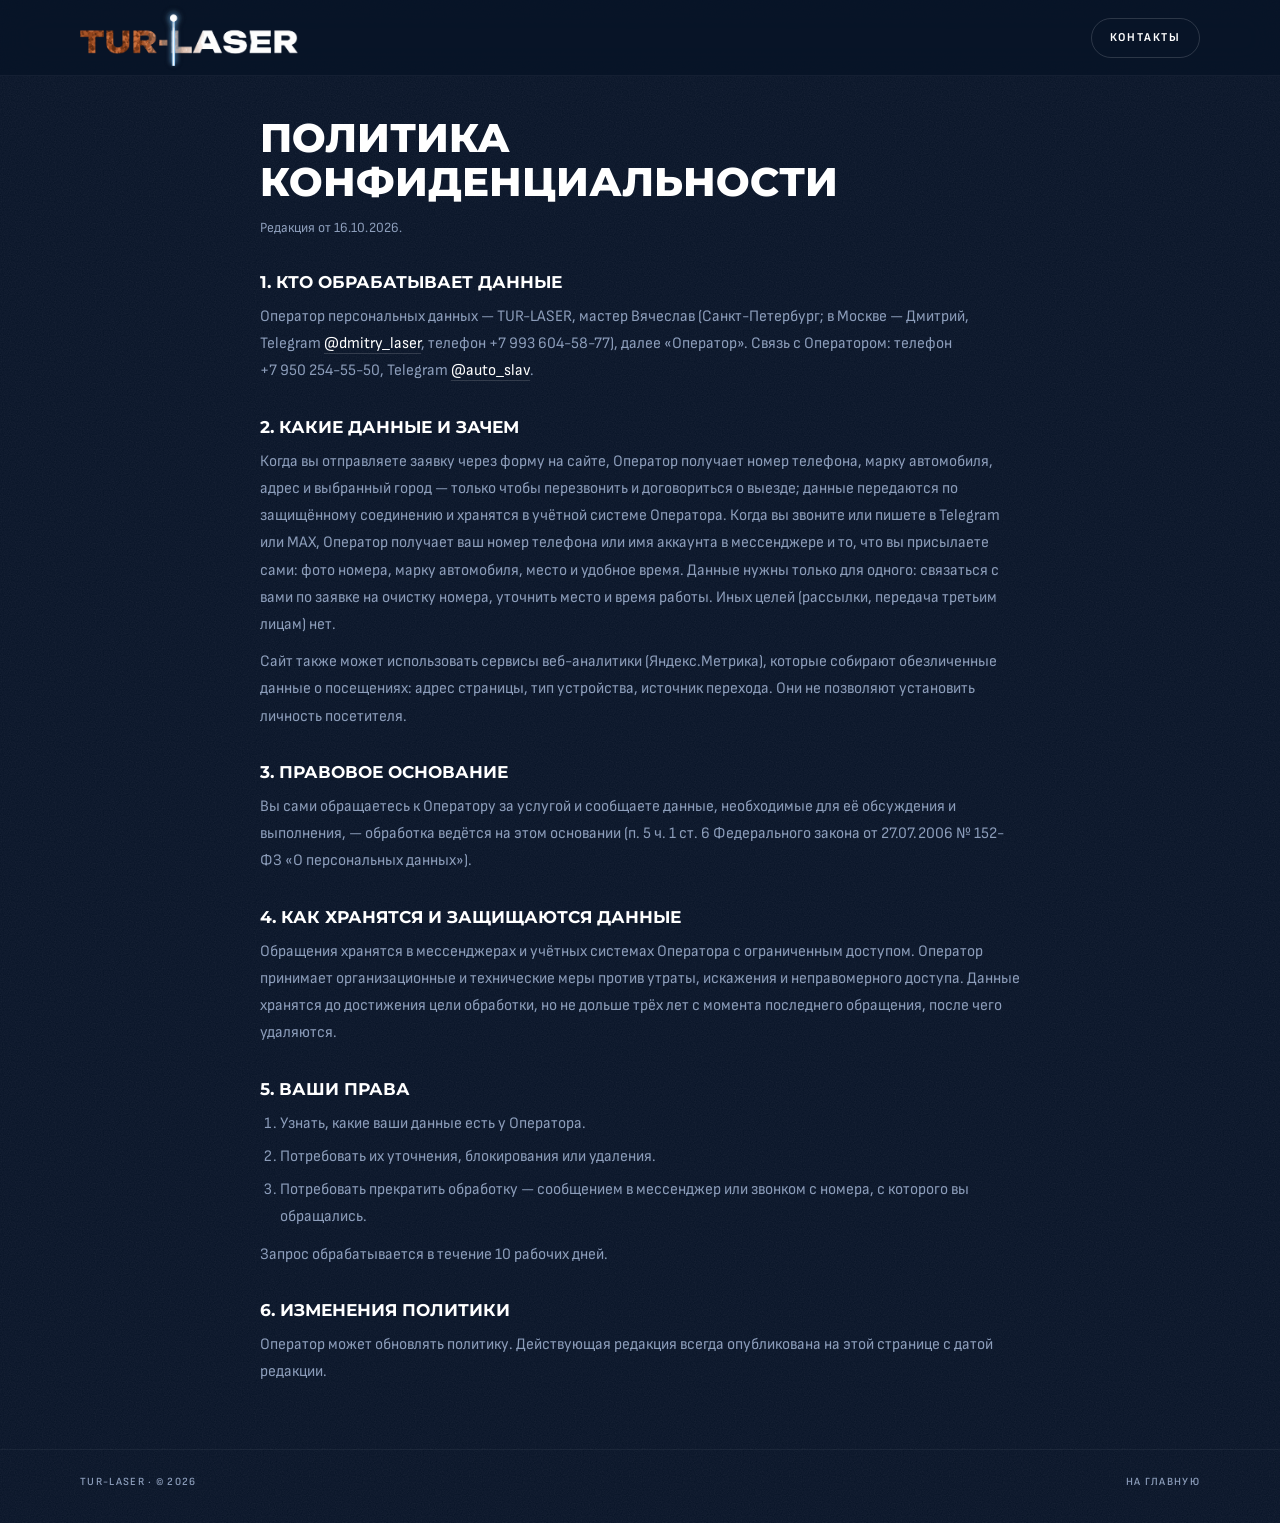
<file: policy/index.html>
<!DOCTYPE html>
<html lang="ru">
<head>
    <meta charset="utf-8">
    <meta name="viewport" content="width=device-width, initial-scale=1, viewport-fit=cover">
    <title>Политика конфиденциальности — TUR-LASER</title>
    <meta name="description" content="Политика обработки персональных данных на сайте TUR-LASER.">
    <meta name="robots" content="noindex">
    <meta name="theme-color" content="#061226">
    <link rel="icon" href="data:image/svg+xml,%3Csvg xmlns='http://www.w3.org/2000/svg' viewBox='0 0 32 32'%3E%3Crect width='32' height='32' rx='7' fill='%23061226'/%3E%3Crect x='6' y='14.5' width='14' height='3' rx='1.5' fill='%2377CFF8'/%3E%3Ccircle cx='24' cy='16' r='3' fill='%23fff'/%3E%3C/svg%3E">
    <link rel="stylesheet" href="../style.css?v=7">
</head>
<body>
<header class="hdr"><div class="wrap">
    <a class="logo" href="../"><img src="../img/logo.png" width="2051" height="622" alt="TUR-LASER"></a>
    <a class="btn btn--o hdr__msg" href="../#kontakty">Контакты</a>
</div></header>
<main class="wrap doc">
    <h1>Политика конфиденциальности</h1>
    <p class="muted">Редакция от 16.10.2026.</p>

    <h2>1. Кто обрабатывает данные</h2>
    <p>Оператор персональных данных — TUR-LASER, мастер Вячеслав (Санкт-Петербург; в Москве — Дмитрий, Telegram <a href="https://t.me/dmitry_laser">@dmitry_laser</a>, телефон <span class="nw">+7 993 604-58-77</span>), далее «Оператор». Связь с Оператором: телефон <span class="nw">+7 950 254-55-50</span>, Telegram <a href="https://t.me/auto_slav" target="_blank" rel="noopener">@auto_slav</a>.</p>

    <h2>2. Какие данные и зачем</h2>
    <p>Когда вы отправляете заявку через форму на сайте, Оператор получает номер телефона, марку автомобиля, адрес и выбранный город — только чтобы перезвонить и договориться о выезде; данные передаются по защищённому соединению и хранятся в учётной системе Оператора. Когда вы звоните или пишете в Telegram или MAX, Оператор получает ваш номер телефона или имя аккаунта в мессенджере и то, что вы присылаете сами: фото номера, марку автомобиля, место и удобное время. Данные нужны только для одного: связаться с вами по заявке на очистку номера, уточнить место и время работы. Иных целей (рассылки, передача третьим лицам) нет.</p>
    <p>Сайт также может использовать сервисы веб-аналитики (Яндекс.Метрика), которые собирают обезличенные данные о посещениях: адрес страницы, тип устройства, источник перехода. Они не позволяют установить личность посетителя.</p>

    <h2>3. Правовое основание</h2>
    <p>Вы сами обращаетесь к Оператору за услугой и сообщаете данные, необходимые для её обсуждения и выполнения, — обработка ведётся на этом основании (п. 5 ч. 1 ст. 6 Федерального закона от 27.07.2006 № 152-ФЗ «О персональных данных»).</p>

    <h2>4. Как хранятся и защищаются данные</h2>
    <p>Обращения хранятся в мессенджерах и учётных системах Оператора с ограниченным доступом. Оператор принимает организационные и технические меры против утраты, искажения и неправомерного доступа. Данные хранятся до достижения цели обработки, но не дольше трёх лет с момента последнего обращения, после чего удаляются.</p>

    <h2>5. Ваши права</h2>
    <ol>
        <li>Узнать, какие ваши данные есть у Оператора.</li>
        <li>Потребовать их уточнения, блокирования или удаления.</li>
        <li>Потребовать прекратить обработку — сообщением в мессенджер или звонком с номера, с которого вы обращались.</li>
    </ol>
    <p>Запрос обрабатывается в течение 10 рабочих дней.</p>

    <h2>6. Изменения политики</h2>
    <p>Оператор может обновлять политику. Действующая редакция всегда опубликована на этой странице с датой редакции.</p>
</main>
<footer class="ftr ftr--doc"><div class="wrap">
    <div class="ftr__bot"><span>TUR-LASER · © 2026</span><span><a href="../">На главную</a></span></div>
</div></footer>
</body>
</html>
</file>
<file: style.css>
/* TUR-LASER — стили. Цвета, шрифты и отступы заданы переменными в :root. Телефон первичен, ПК с 900px. */
@font-face{font-family:"Montserrat";font-style:normal;font-weight:100 900;font-display:swap;src:url(fonts/montserrat-cyrillic-wght-normal.woff2) format("woff2");unicode-range:U+0301,U+0400-045F,U+0490-0491,U+04B0-04B1,U+2116}
@font-face{font-family:"Montserrat";font-style:normal;font-weight:100 900;font-display:swap;src:url(fonts/montserrat-latin-wght-normal.woff2) format("woff2");unicode-range:U+0000-00FF,U+0131,U+0152-0153,U+02BB-02BC,U+02C6,U+02DA,U+02DC,U+0304,U+0308,U+0329,U+2000-206F,U+20AC,U+2122,U+2191,U+2193,U+2212,U+2215,U+FEFF,U+FFFD}
@font-face{font-family:"Montserrat";font-style:normal;font-weight:100 900;font-display:swap;src:url(fonts/montserrat-latin-ext-wght-normal.woff2) format("woff2");unicode-range:U+0100-02AF,U+0304,U+0308,U+0329,U+1E00-1E9F,U+1EF2-1EFF,U+2020,U+20A0-20AB,U+20AD-20CF,U+2113,U+2C60-2C7F,U+A720-A7FF}
@font-face{font-family:"Sofia Sans SC";font-style:normal;font-weight:100 900;font-display:swap;src:url(fonts/sofia-sans-semi-condensed-cyrillic-wght-normal.woff2) format("woff2");unicode-range:U+0301,U+0400-045F,U+0490-0491,U+04B0-04B1,U+2116}
@font-face{font-family:"Sofia Sans SC";font-style:normal;font-weight:100 900;font-display:swap;src:url(fonts/sofia-sans-semi-condensed-latin-wght-normal.woff2) format("woff2");unicode-range:U+0000-00FF,U+0131,U+0152-0153,U+02BB-02BC,U+02C6,U+02DA,U+02DC,U+0304,U+0308,U+0329,U+2000-206F,U+20AC,U+2122,U+2191,U+2193,U+2212,U+2215,U+FEFF,U+FFFD}
@font-face{font-family:"Sofia Sans SC";font-style:italic;font-weight:100 900;font-display:swap;src:url(fonts/sofia-sans-semi-condensed-cyrillic-wght-italic.woff2) format("woff2");unicode-range:U+0301,U+0400-045F,U+0490-0491,U+04B0-04B1,U+2116}
@font-face{font-family:"Sofia Sans SC";font-style:italic;font-weight:100 900;font-display:swap;src:url(fonts/sofia-sans-semi-condensed-latin-wght-italic.woff2) format("woff2");unicode-range:U+0000-00FF,U+0131,U+0152-0153,U+02BB-02BC,U+02C6,U+02DA,U+02DC,U+0304,U+0308,U+0329,U+2000-206F,U+20AC,U+2122,U+2191,U+2193,U+2212,U+2215,U+FEFF,U+FFFD}

:root{
  --bg:#061226; --bg-2:#0A1C36; --text:#FFFFFF; --muted:#8C9DBA; --accent:#77CFF8; --zenit:#0097DB;
  --a05:rgba(119,207,248,.05); --a15:rgba(119,207,248,.15); --a25:rgba(119,207,248,.25); --a50:rgba(119,207,248,.5);
  --w015:rgba(255,255,255,.015); --w02:rgba(255,255,255,.02); --w03:rgba(255,255,255,.03);
  --l05:rgba(255,255,255,.05); --l06:rgba(255,255,255,.06); --l08:rgba(255,255,255,.08); --l10:rgba(255,255,255,.10);
  --l12:rgba(255,255,255,.12); --l15:rgba(255,255,255,.15); --l22:rgba(255,255,255,.22);
  --glass:rgba(6,18,38,.72); --soft:rgba(255,255,255,.72);
  --head:"Montserrat",Arial,sans-serif;
  --body:"Sofia Sans SC",system-ui,sans-serif;
  --num:"Montserrat","Sofia Sans SC",sans-serif;
  --ease:cubic-bezier(.16,1,.3,1);
  --gut:max(20px,env(safe-area-inset-left),env(safe-area-inset-right)); --sec:40px; --hdr:56px;
}
*,*::before,*::after{box-sizing:border-box;margin:0;padding:0}
html{background:var(--bg);overflow-x:clip;scroll-padding-top:var(--hdr);-webkit-text-size-adjust:100%}
@media (min-height:6000px){html{background:#fff}} /* только для render.sh: окно 12000px */
body{background:var(--bg) url("data:image/svg+xml,%3Csvg xmlns='http://www.w3.org/2000/svg' width='160' height='160'%3E%3Cfilter id='n'%3E%3CfeTurbulence type='fractalNoise' baseFrequency='.85' numOctaves='2' stitchTiles='stitch'/%3E%3CfeColorMatrix values='0 0 0 0 1 0 0 0 0 1 0 0 0 0 1 0 0 0 .07 0'/%3E%3C/filter%3E%3Crect width='100%25' height='100%25' filter='url(%23n)'/%3E%3C/svg%3E");color:var(--text);font:400 16px/1.6 var(--body);overflow-x:clip;-webkit-font-smoothing:antialiased;-moz-osx-font-smoothing:grayscale;font-synthesis-weight:none}
::selection{background:rgba(119,207,248,.28);color:#fff}
:focus-visible{outline:2px solid var(--accent);outline-offset:3px;border-radius:4px}
a{color:inherit;text-decoration:none}
.skip{position:absolute;left:12px;top:-60px;z-index:50;padding:10px 16px;border-radius:100px;background:#fff;color:var(--bg);font:700 13px/1 var(--body);letter-spacing:.13em;text-transform:uppercase}
.skip:focus{top:12px}
img,video,canvas{display:block;max-width:100%}
button{font:inherit;color:inherit;background:none;border:0;cursor:pointer}
.wrap{width:min(1120px,100% - 2*var(--gut));margin-inline:auto}

/* --- общие элементы --- */
.kicker{display:inline-block;font:600 11.5px/1 var(--body);letter-spacing:.22em;text-transform:uppercase;color:var(--accent);
  padding:9px 16px;border:1px solid var(--a15);border-radius:50px;background:var(--a05);margin-bottom:16px}
.kicker b{font:inherit;letter-spacing:inherit} /* номер тем же шрифтом, что и слово */
.h2{font:800 28px/1.12 var(--head);text-transform:uppercase;letter-spacing:0;overflow-wrap:break-word}
.tag{font-style:italic;color:var(--muted);font-size:17px;line-height:1.5;margin-top:12px;max-width:620px}
.cap{font:600 11.5px/1.3 var(--body);letter-spacing:.16em;text-transform:uppercase;color:var(--muted)}
.btn{display:inline-flex;align-items:center;justify-content:center;gap:10px;height:48px;padding:0 22px;border-radius:100px;
  font:700 13px/1 var(--body);letter-spacing:.13em;text-transform:uppercase;white-space:nowrap;transition:transform .3s var(--ease),box-shadow .3s var(--ease),border-color .3s}
.btn--w{background:#fff;color:var(--bg)}
.btn--o{border:1px solid var(--l15);color:#fff}
.btn--tel{flex:1 1 100%;font:800 16px/1 var(--num);letter-spacing:.02em;text-transform:none;font-variant-numeric:tabular-nums}
.ibtn{display:inline-flex;align-items:center;justify-content:center;flex:1 1 0;height:48px;min-width:48px;border-radius:100px;border:1px solid var(--l15);color:#fff;transition:border-color .3s,color .3s,transform .3s var(--ease)}
.ibtn svg{display:block;width:22px;height:22px;fill:currentColor}
.ibtn--s{flex:0 0 auto;width:40px;height:40px;min-width:0}
.ibtn--s svg{width:18px;height:18px}
.arw{display:inline-block;flex:none;vertical-align:middle;transition:translate .3s var(--ease)}
.arw--l{transform:scaleX(-1)}
.nw{white-space:nowrap}
.sec{padding-block:var(--sec);border-top:1px solid var(--l06);position:relative;scroll-margin-top:var(--hdr)}
.media{position:relative;border-radius:18px;overflow:hidden;background:var(--bg-2);box-shadow:0 0 0 1px var(--l08),0 24px 60px rgba(0,0,0,.45)}
.media::after{content:"";position:absolute;inset:0;border-radius:inherit;box-shadow:inset 0 0 60px rgba(6,18,38,.55);pointer-events:none}
.chip{position:absolute;left:12px;bottom:12px;z-index:2;font:600 11px/1 var(--body);letter-spacing:.16em;text-transform:uppercase;color:#fff;
  padding:8px 12px;border-radius:100px;background:rgba(6,18,38,.62);-webkit-backdrop-filter:blur(10px);backdrop-filter:blur(10px);border:1px solid var(--l12)}
.chip b{font:700 11px/1 var(--num);letter-spacing:.08em;color:var(--accent)}

/* --- шапка --- */
.hdr{position:absolute;top:0;left:0;right:0;z-index:20;height:var(--hdr);border-bottom:1px solid var(--l05)}
.hdr .wrap{height:100%;display:flex;align-items:center;gap:12px}
.logo{font:800 15px/1 var(--head);letter-spacing:.14em;text-transform:uppercase;white-space:nowrap;margin-right:auto}
.logo img{display:block;height:56px;width:auto} /* картинка с лучом: буквы занимают ~36% высоты */
.ftr .logo img{height:46px;margin-inline:auto}
.hdr .logo{padding-block:15px}
.hdr__meta{display:none}
.hdr__tel{font:600 14px/1 var(--num);letter-spacing:0;white-space:nowrap;padding-block:16px}
.hdr__tel small{font:500 13px/1 var(--body);letter-spacing:0;color:var(--muted);margin-right:6px}
.hdr__tel--msk{display:none}
.hdr__msg{display:none}

/* --- первый экран --- */
.hero{padding:calc(var(--hdr) + 8px) 0 36px;position:relative;overflow:hidden} /* свечение за canvas не даёт прокрутки вбок и там, где нет overflow-x:clip */
.hero__grid{display:flex;flex-direction:column}
.hero__text{position:relative;z-index:1}
.hero__art{order:-1;position:relative;z-index:0;margin-bottom:32px}
.hero__art::before{content:"";position:absolute;inset:-12%;z-index:-1;background:radial-gradient(circle at 60% 45%,rgba(0,151,219,.22),transparent 62%);filter:blur(12px);pointer-events:none}
.vinlab{position:relative;aspect-ratio:16/9;border-radius:18px;background:linear-gradient(rgba(30,22,16,.25),rgba(30,22,16,.25)),url(img/vinlab-rust.jpg) 50% 50%/cover no-repeat var(--bg-2);box-shadow:0 0 0 1px var(--l08),0 30px 80px rgba(0,0,0,.55);touch-action:pan-y;-webkit-user-select:none;user-select:none}
.vinlab canvas{position:absolute;inset:0;width:100%;height:100%;border-radius:18px;opacity:0;pointer-events:none;transition:opacity .6s var(--ease)}
.vinlab--ready canvas{opacity:1;pointer-events:auto}
.vinlab__meter{left:12px;bottom:12px}
.vinlab__hint,.vinlab__done{position:absolute;left:0;top:calc(100% + 12px);transition:opacity .3s}
.vinlab__hint{display:none;align-items:center;gap:10px;font:500 14px/1.3 var(--body);color:var(--soft)}
.vinlab__hint::before{content:"";width:18px;height:1px;background:var(--a50)}
.vinlab__hint--hidden{opacity:0}
.vinlab__done{display:flex;gap:12px;align-items:baseline;opacity:0;visibility:hidden;right:72px}
.vinlab__done b{font:600 11.5px/1.3 var(--body);letter-spacing:.16em;text-transform:uppercase;color:var(--accent)}
.vinlab__done a{font:700 11.5px/1.3 var(--body);letter-spacing:.14em;text-transform:uppercase;color:#fff;display:inline-flex;gap:8px;align-items:center;padding-block:14px;margin-block:-14px}
.vinlab__done--show{opacity:1;visibility:visible}
.vinlab__reset{position:absolute;right:0;top:calc(100% + 8px);font:600 11.5px/1 var(--body);letter-spacing:.16em;text-transform:uppercase;color:var(--muted);padding:18px 0;margin-top:-14px}
.vinlab__reset[hidden]{display:none}
@media (min-width:900px) and (pointer:fine){.vinlab__hint{display:flex}} /* подсказка про мышку — только на ПК с мышкой */
@media (max-width:899px),(pointer:coarse){.vinlab__done{right:0}.vinlab__reset{display:none}}
.crumb{font:600 11.5px/1.5 var(--body);letter-spacing:.2em;text-transform:uppercase;color:var(--muted);margin-bottom:12px}
.crumb b{color:var(--accent);font-weight:600}
h1{font:800 32px/1.06 var(--head);font-size:min(32px,calc((100vw - 2*var(--gut)) / 11.8));text-transform:uppercase;letter-spacing:0;overflow-wrap:break-word} /* кегль от ширины: строка «Очистим лазером» (11.35 em) должна влезть целиком */
h1 .d{display:none} /* перенос и тире — только на ПК, где заголовок в пять строк */
h1 em{text-transform:none;font-style:normal;font-weight:800;color:var(--accent);letter-spacing:0;font-size:.8em} /* «без следов и экспертизы» (14.1 em строчными) в одну строку: 11.8/14.1 ≈ .84, с запасом .8 */
.lead{color:var(--muted);font-size:16px;line-height:1.6;margin-top:14px;max-width:470px}
.cta{display:flex;gap:10px;flex-wrap:wrap;margin-top:18px}
.cta--goroda .btn--tel{flex:1 1 calc(50% - 5px);display:inline-flex;flex-direction:column;gap:4px;height:auto;padding:12px 10px;background:var(--w03);border:1px solid var(--l15);color:#fff}
.cta--goroda .btn--tel small{color:var(--accent);opacity:1}
.cta--goroda .btn--tel:hover{border-color:var(--accent);background:var(--a05)}
.btn--tel small{font:600 10px/1 var(--body);letter-spacing:.16em;text-transform:uppercase;opacity:.7}
.cta__soc{display:flex;gap:10px;flex:1 1 100%;justify-content:center}
.cta--soc .ibtn{flex:0 0 auto;width:52px;height:52px}
.facts{list-style:none;margin-top:18px;display:flex;flex-wrap:wrap;justify-content:center;gap:12px 22px;padding:16px 14px;text-align:center;border:1px solid var(--l08);border-radius:20px;background:var(--w015)}
.facts li{display:flex;align-items:baseline;gap:7px;white-space:nowrap;font:500 15px/1.3 var(--body);color:var(--muted)}
.facts b{font:700 18px/1 var(--num);color:#fff;letter-spacing:.01em;white-space:nowrap}
.facts b i{font-style:normal;color:var(--accent)}

/* --- процесс --- */
.proc__grid{display:flex;flex-direction:column}
.proc__video{width:100%;max-width:460px;aspect-ratio:4/5;margin-bottom:28px}
.proc__video video,.proc__video img{width:100%;height:100%;object-fit:cover;object-position:50% 58%}
.proc__video--manual .chip{display:none}
.steps{list-style:none;display:grid;grid-template-columns:1fr;gap:22px;margin-top:24px}
.step{border-top:2px solid var(--a25);padding-top:16px;transition:border-color .35s,translate .3s var(--ease)}
.step__n{font:700 12px/1 var(--num);letter-spacing:.2em;color:var(--accent)}
.step h3{font:700 14.5px/1.2 var(--head);text-transform:uppercase;letter-spacing:.01em;margin:10px 0 6px}
.step p{color:var(--muted);font-size:15px;line-height:1.55}

/* --- до/после --- */
.ba__head{display:flex;justify-content:space-between;align-items:flex-end;gap:24px}
.ba__nav{display:none}
.track{position:relative;display:flex;gap:12px;overflow-x:auto;scroll-snap-type:x mandatory;overscroll-behavior-x:contain;scrollbar-width:none;margin-top:20px;
  margin-right:calc(50% - 50vw);padding-right:calc(50vw - 50%)}
.track::-webkit-scrollbar{display:none}
.pair{flex:0 0 min(300px,82vw);scroll-snap-align:start}
.pair__shots{display:flex;flex-direction:column;gap:12px;position:relative}
.ph{position:relative;aspect-ratio:4/3;border-radius:14px;overflow:hidden;background:var(--bg-2);box-shadow:0 0 0 1px var(--l08)}
.ph img,.ph video{width:100%;height:100%;object-fit:cover;display:block}
.ph::before{content:"";position:absolute;inset:0;background:linear-gradient(rgba(6,18,38,.62),transparent 38%);z-index:1;pointer-events:none}
.ph span{position:absolute;left:12px;top:11px;z-index:2;font:700 11px/1 var(--body);letter-spacing:.18em;text-transform:uppercase}
.ph--after span{color:var(--accent)}
.seam{position:absolute;left:10%;right:10%;top:50%;height:1px;background:linear-gradient(90deg,transparent,var(--a50) 20%,var(--a50) 80%,transparent);pointer-events:none}
.pair figcaption{margin-top:12px}
.pair figcaption b{font:700 12px/1 var(--num);letter-spacing:.12em;color:#fff;margin-right:10px}
.pair figcaption .note{display:block;margin-top:6px;color:var(--muted);font-size:15px;line-height:1.45}
.dots{display:flex;gap:8px;justify-content:center;margin-top:20px}
.dots i{width:6px;height:6px;border-radius:6px;background:var(--l22);transition:width .3s var(--ease),background .3s}
.dots i.on{width:18px;background:var(--accent)}

/* --- цена и заявка --- */
.final{text-align:center;overflow:hidden}
.final::before{content:"";position:absolute;inset:0;background:radial-gradient(ellipse 60% 50% at 50% 50%,rgba(0,151,219,.06),transparent 70%);pointer-events:none}
.final .h2 span{display:block}
.final .lead{margin-inline:auto;max-width:520px}
.final__grid{position:relative;display:grid;grid-template-columns:1fr;gap:20px;margin-top:24px;text-align:left}
.price{border:1px solid var(--accent);background:var(--a05);border-radius:20px;padding:24px 22px}
.price__sum{font:800 44px/1 var(--num);letter-spacing:-.02em;font-variant-numeric:tabular-nums;margin:12px 0 10px;white-space:nowrap}
.price__sum i{font-style:normal;color:var(--accent)}
.price__what{font-style:italic;color:var(--muted);font-size:16px;line-height:1.45}
.price ul{list-style:none;margin-top:16px;display:grid;gap:9px}
.price li{position:relative;padding-left:18px;color:rgba(255,255,255,.75);font-size:15px;line-height:1.45}
.price li::before{content:"";position:absolute;left:0;top:.58em;width:5px;height:5px;border-radius:50%;background:var(--accent)}
.contact,.city{position:relative;background:var(--w02);border:1px solid var(--l06);border-radius:20px;padding:24px 22px;display:grid;gap:14px;align-content:start}
.city{gap:10px}
.city__head{display:flex;flex-wrap:wrap;align-items:baseline;gap:6px 12px}
.city__head .cap{font-size:17px;color:#fff;letter-spacing:.04em}
.city__obl{font-size:14px;color:var(--muted)}
.city .price__sum{margin:4px 0 0;font-size:34px}
.city .price__what{margin-bottom:4px;font-size:14px}
.city .contact__tel{margin-top:4px}
.price__usloviya{list-style:none;margin:22px auto 0;display:grid;gap:9px;max-width:520px;text-align:left}
.price__usloviya li{position:relative;padding-left:18px;color:rgba(255,255,255,.75);font-size:15px;line-height:1.45}
.price__usloviya li::before{content:"";position:absolute;left:0;top:.58em;width:5px;height:5px;border-radius:50%;background:var(--accent)}
.ftr__city{display:block;font:600 10px/1.6 var(--body);letter-spacing:.2em;color:rgba(255,255,255,.5)}
.contact__tel{display:block;font:800 clamp(27px,7.8vw,34px)/1.1 var(--num);letter-spacing:0;color:#fff;white-space:nowrap;font-variant-numeric:tabular-nums}
.contact__btns{display:flex;flex-wrap:wrap;gap:10px}
.contact__btns .btn{flex:1 1 100%}
.contact__meta{display:grid;gap:10px;margin-top:4px;padding-top:16px;border-top:1px solid var(--l08)}
.contact__meta div{display:grid;grid-template-columns:70px 1fr;gap:12px;align-items:baseline}
.contact__meta dt{font:600 11px/1.5 var(--body);letter-spacing:.16em;text-transform:uppercase;color:rgba(255,255,255,.62)}
.contact__meta dd{font-size:15.5px;line-height:1.45;color:#fff}
.contact__meta dd a{color:var(--accent);text-decoration:underline;text-underline-offset:3px}
.more__list{list-style:none;display:grid;grid-template-columns:1fr 1fr;gap:20px 18px;margin-top:22px}
.more__list li{border-top:1px solid var(--l10);padding-top:14px;font-size:14.5px;line-height:1.45;color:var(--muted)}
.more__list b{display:block;font:700 13.5px/1.25 var(--head);text-transform:uppercase;letter-spacing:.01em;color:#fff;margin-bottom:6px}
.case{margin-top:26px}
.case__shots{display:grid;grid-template-columns:1fr 1fr;gap:10px}
.case .ph{aspect-ratio:3/4}
.case .case__video{grid-column:1/-1;aspect-ratio:16/9;order:3} /* на телефоне видео широкой плашкой под парой фото */
.case figcaption{margin-top:12px;display:grid;gap:6px}
.case figcaption .note{color:var(--muted);font-size:15px;line-height:1.45}

/* --- подвал --- */
.ftr{border-top:1px solid var(--l05);padding:28px 0 calc(40px + env(safe-area-inset-bottom));position:relative;overflow:hidden;text-align:center}
.ftr__top{display:flex;flex-direction:column;gap:4px}
.ftr .logo{font-size:17px;display:inline-block;padding-block:14px;margin-block:-14px} /* зона нажатия 45px, строку не раздвигает */
.ftr p{color:var(--muted);font-size:15px;line-height:1.55;max-width:360px;margin:10px auto 0}
.ftr__links{font:600 12.5px/2 var(--body);letter-spacing:.16em;text-transform:uppercase;color:#fff}
.ftr__links a.t{font:800 19px/2 var(--num);letter-spacing:0;color:#fff;font-variant-numeric:tabular-nums}
.ftr__links a.t{display:inline-block;padding-block:6px}
.ftr__soc{display:flex;align-items:center;justify-content:center;gap:8px;margin-top:4px}
.ftr__soc span{margin-left:6px;color:#fff}
.ftr__bot{margin-top:10px;padding-top:14px;border-top:1px solid var(--l05);display:flex;flex-direction:column;gap:0;position:relative}
.ftr--doc .ftr__bot{margin-top:0;padding-top:0;border-top:0}
.ftr__bot a,.ftr__bot span{font:600 11px/1.5 var(--body);letter-spacing:.12em;text-transform:uppercase;color:var(--muted)}
.ftr__bot a{display:block;padding-block:14px}
.ftr__bot .sep{display:none}
.wm{position:absolute;left:0;right:0;bottom:-.18em;text-align:center;font:800 clamp(44px,13vw,150px)/1 var(--head);letter-spacing:.06em;color:rgba(255,255,255,.025);pointer-events:none;white-space:nowrap;user-select:none}

/* --- нижняя панель телефона --- */
.mbar{position:fixed;left:max(12px,env(safe-area-inset-left));right:max(12px,env(safe-area-inset-right));bottom:calc(12px + env(safe-area-inset-bottom));z-index:30;display:flex;gap:4px;padding:4px;
  border-radius:100px;background:rgba(6,18,38,.82);-webkit-backdrop-filter:blur(14px);backdrop-filter:blur(14px);border:1px solid var(--l10);transition:opacity .3s var(--ease),transform .3s var(--ease)}
.mbar .btn{flex:1 1 auto;height:46px;padding:0 12px}
.mbar .ibtn{flex:0 0 auto;width:46px;height:46px;min-width:0;border-color:transparent}
.mbar .btn--o{border-color:transparent}
.mbar--early,.mbar--hidden,.mbar--lane{opacity:0;transform:translateY(140%);pointer-events:none}

/* узкие телефоны (320): строка под canvas в одну линию, телефон в шапке не заходит в поле */
@media (max-width:359px){
  .vinlab__done b{display:none}
  .hdr__tel{font-size:12px;letter-spacing:0}
}
/* телефон боком: canvas, видео и пара «до/после» помещаются в высоту экрана */
@media (max-width:899px) and (orientation:landscape) and (max-height:500px){
  .hero__art{max-width:520px}
  .proc__video{max-width:280px}
  .pair{flex-basis:min(620px,78vw)}
  .pair__shots{flex-direction:row}
  .ph{flex:1}
  .seam{left:50%;right:auto;top:10%;bottom:10%;width:1px;height:auto;background:linear-gradient(transparent,var(--a50) 20%,var(--a50) 80%,transparent)}
}

/* ======== ПК ======== */
@media (min-width:900px){
  :root{--gut:max(20px,6vw,env(safe-area-inset-left),env(safe-area-inset-right));--sec:56px;--hdr:76px}
  .hdr{position:fixed;background:var(--glass);-webkit-backdrop-filter:blur(16px);backdrop-filter:blur(16px)}
  .hdr .wrap{gap:24px}
  .logo img{height:66px}
  .ftr .logo img{height:50px;margin-inline:0}
  .hdr__tel{font-size:16px}
  .hdr__tel small{font-size:14px}
  .hdr .hdr__msg{display:inline-flex;height:40px;padding:0 18px;font-size:12px} /* .hdr — чтобы не перебивал .btn ниже */
  .hero{padding:calc(var(--hdr) + 36px) 0 44px}
  .hero__grid{display:grid;grid-template-columns:minmax(0,.95fr) minmax(0,1.05fr);grid-template-rows:auto 1fr;gap:0 56px;align-items:start}
  .hero__text{grid-column:1;grid-row:1/3}
  .hero__art{order:0;grid-column:2;grid-row:1;margin-bottom:0;max-width:none}
  .vinlab{aspect-ratio:4/3}
  .vinlab__done{gap:16px}
  .crumb{font-size:12px;margin-bottom:24px}
  h1{font-size:clamp(32px,3.9vw,52px);line-height:1.04}
  h1 .d{display:inline}
  h1 em{font-size:1em}
  .lead{font-size:18px;margin-top:22px}
  .cta{margin-top:32px;gap:14px}
  .btn{height:50px;padding:0 28px;font-size:13.5px;letter-spacing:.15em}
  .facts{grid-column:2;grid-row:2;flex-wrap:nowrap;align-items:baseline;justify-content:space-between;gap:0;width:100%;margin:18px 0 0;padding:16px 24px;border-radius:100px}
  .facts li{gap:8px}
  .facts li+li::before{content:"";width:5px;height:5px;border-radius:50%;background:var(--a25);margin:0 clamp(10px,1.2vw,18px);align-self:center}
  .h2{font-size:clamp(28px,3.4vw,46px);line-height:1.1}
  .tag{font-size:19px;margin-top:14px}
  .kicker{font-size:12.5px;letter-spacing:.26em;padding:11px 20px;margin-bottom:18px}
  .proc__grid{display:grid;grid-template-columns:300px minmax(0,1fr);gap:80px;align-items:center}
  .proc__video{aspect-ratio:464/848;margin:0}
  .proc__video video,.proc__video img{object-position:50% 50%}
  .steps{grid-template-columns:1fr 1fr;gap:30px 32px;margin-top:30px}
  .step{padding-top:20px}
  .step h3{font-size:15px;margin:12px 0 8px}
  .ba__nav{display:flex;align-items:center;gap:12px}
  .ba__count{font:700 13px/1 var(--num);letter-spacing:.16em;color:var(--muted);margin-right:8px}
  .ba__count b{color:#fff;font-weight:700}
  .ba__nav button{width:48px;height:48px;border-radius:50%;border:1px solid var(--l15);display:grid;place-items:center;transition:border-color .3s,opacity .3s}
  .ba__nav button:disabled{opacity:.35;cursor:default}
  .track{gap:56px;margin-top:28px} /* между парами шире, чем между «до» и «после» */
  .pair{flex-basis:820px}
  .pair__shots{flex-direction:row;gap:20px}
  .ph{flex:1}
  .seam{left:50%;right:auto;top:10%;bottom:10%;width:1px;height:auto;background:linear-gradient(transparent,var(--a50) 20%,var(--a50) 80%,transparent)}
  .pair figcaption .note{display:inline;margin:0 0 0 10px}
  .dots{display:none}
  .final__grid{grid-template-columns:minmax(0,420px) minmax(0,480px);justify-content:center;gap:24px;margin-top:30px;align-items:stretch}
  .final__grid--goroda{grid-template-columns:repeat(2,minmax(0,440px));gap:20px}
  .city{padding:24px 26px}
  .city .price__sum{font-size:40px}
  .hdr__tel--msk{display:inline-block}
  .hero__text{min-width:0}
  .cta--soc .cta__soc{flex:0 0 auto;justify-content:flex-start;gap:12px}
  .hero__art{width:100%;max-width:560px;justify-self:end}
  .facts{width:100%;max-width:560px;justify-self:end}
  .price__usloviya{grid-template-columns:repeat(3,auto);justify-content:center;gap:10px 28px;max-width:none}
  .price{padding:30px 30px 32px}
  .price__sum{font-size:60px}
  .contact{padding:30px}
  .contact__tel{font-size:36px}
  .btn--tel{flex:0 0 auto;font-size:15px}
  .ibtn{flex:0 0 auto;width:50px;height:50px}
  .contact__btns .btn{flex:0 0 auto}
  .final .h2 span{display:inline}
  .final .lead{max-width:760px}
  .more .wrap{display:grid;grid-template-columns:minmax(0,1fr) minmax(0,640px);column-gap:64px;align-items:start}
  .more .kicker{grid-column:1;grid-row:1;justify-self:start}
  .more .h2{grid-column:1;grid-row:2;font-size:clamp(26px,2.6vw,34px)}
  .more .tag{grid-column:1;grid-row:3}
  .more__list{grid-column:1;grid-row:4;grid-template-columns:1fr 1fr;gap:20px 28px;margin-top:28px}
  .case{grid-column:2;grid-row:1/5;align-self:center;margin-top:0}
  .case__shots{grid-template-columns:1fr 1fr 1fr;gap:16px}
  .case .case__video{grid-column:auto;aspect-ratio:3/4;order:0} /* на ПК три одинаковые плитки: до — чистка — после */
  .more__list li{font-size:15px}
  .more__list b{font-size:15px}
  .mbar{display:none}
  .ftr{padding:40px 0 32px;text-align:left}
  .ftr p{margin-inline:0}
  .ftr__top{flex-direction:row;justify-content:space-between;align-items:flex-start;gap:14px}
  .ftr__links a.t,.ftr__bot a{display:inline;padding-block:0}
  .ftr__soc{justify-content:flex-end}
  .ftr__bot .sep{display:inline}
  .ftr__links{text-align:right}
  .ftr__bot{flex-direction:row;justify-content:space-between;margin-top:18px;gap:8px}
}
@media (prefers-reduced-motion:no-preference){html{scroll-behavior:smooth}}
@media (hover:hover){
  .btn--w:hover{transform:scale(1.04);box-shadow:0 8px 40px rgba(0,151,219,.35)}
  .btn--o:hover{border-color:var(--accent);transform:scale(1.04)}
  .ibtn:hover{border-color:var(--accent);color:var(--accent);transform:scale(1.06)}
  .step:hover{border-top-color:var(--accent);translate:0 -4px}
  .kicker:hover{translate:0 -2px;border-color:var(--accent)}
  .ba__nav button:not(:disabled):hover{border-color:var(--accent)}
}
@media (prefers-reduced-motion:reduce){*{transition:none!important;animation:none!important}}

/* появление при прокрутке: только H2 и медиа, только при html.js-rv */
.js-rv .rv{opacity:0;transform:translateY(28px);filter:blur(6px);transition:opacity .9s var(--ease),transform 1s var(--ease),filter .8s var(--ease)}
.js-rv .rv.rv--in{opacity:1;transform:none;filter:none}
.js-rv .proc__video.rv img,.js-rv .proc__video.rv video{clip-path:inset(0 0 12% 0);transition:clip-path 1.1s var(--ease)}
.js-rv .proc__video.rv--in img,.js-rv .proc__video.rv--in video{clip-path:inset(0)}
@media (min-height:6000px){.js-rv .proc__video.rv img,.js-rv .proc__video.rv video{clip-path:none;transition:none}} /* только для render.sh: в headless шторка на видео ловится закрытой */
@supports ((-webkit-background-clip:text) or (background-clip:text)){
  h1 em{background:linear-gradient(100deg,var(--accent) 0 40%,#fff 50%,var(--accent) 60% 100%);background-size:250% 100%;background-position:0 0;-webkit-background-clip:text;background-clip:text;color:transparent;animation:sweep 1.5s var(--ease) .7s both;
    padding-right:.16em;-webkit-box-decoration-break:clone;box-decoration-break:clone} /* наклон вылезает за край строки: поле справа у каждой строки, иначе градиент срежет букву */
}
@keyframes sweep{from{background-position:100% 0}to{background-position:0 0}}

/* страница policy/ */
.doc{max-width:760px;padding:calc(var(--hdr) + 40px) 0 64px}
.doc h1{font-size:clamp(17px,5.6vw,40px);line-height:1.1;margin-bottom:12px}
.doc h2{font:700 17px/1.25 var(--head);text-transform:uppercase;margin:32px 0 10px}
.doc p,.doc li{color:var(--muted);font-size:16px;line-height:1.7}
.doc ol,.doc ul{padding-left:20px;display:grid;gap:6px}
.doc a{color:#fff;border-bottom:1px solid var(--l15)}
.doc .muted{font-size:14px}
.doc p+p,.doc ol+p,.doc p+ol{margin-top:10px}

/* --- заявка с сайта (решение владельца 06.11.2026: телефон, машина, адрес → CRM) --- */
.zayavka{position:relative;margin:0;max-width:none;text-align:left;background:var(--w02);border:1px solid var(--l08);border-radius:20px;padding:24px 22px;display:grid;gap:18px}
.zayavka__h{font:800 20px/1.2 var(--head);text-transform:uppercase}
.zayavka__p{color:var(--muted);font-size:15px;line-height:1.5;margin-top:6px}
.zayavka__fields{display:grid;gap:12px}
.zayavka__city{display:grid;grid-template-columns:1fr 1fr;gap:8px}
.zayavka__city label{position:relative;display:flex;align-items:center;justify-content:center;min-height:46px;padding:8px 10px;border:1px solid var(--l15);border-radius:12px;text-align:center;font:600 13px/1.25 var(--body);letter-spacing:.04em;cursor:pointer;transition:border-color .3s,background .3s}
.zayavka__city input{position:absolute;opacity:0;width:0;height:0}
.zayavka__city label:has(input:checked){border-color:var(--accent);background:var(--a05);color:#fff}
.zayavka__city label:has(input:focus-visible){outline:2px solid var(--accent);outline-offset:2px}
.fld{display:grid;gap:5px}
.fld span{font:600 11px/1.5 var(--body);letter-spacing:.16em;text-transform:uppercase;color:rgba(255,255,255,.62)}
.fld input{width:100%;min-height:50px;padding:12px 14px;border-radius:12px;border:1px solid var(--l15);background:var(--w03);color:#fff;font:500 16px/1.3 var(--body);transition:border-color .3s}
.fld input::placeholder{color:rgba(255,255,255,.35)}
.fld input:focus{outline:none;border-color:var(--accent);box-shadow:0 0 0 4px var(--a15)}
.fld input[aria-invalid="true"]{border-color:#ff8a8a}
.zayavka__hp{position:absolute;left:-9999px;width:1px;height:1px;overflow:hidden}
.zayavka__err{color:#ff8a8a;font-size:14px;line-height:1.4}
.zayavka__btn{width:100%;margin-top:4px}
.zayavka__btn[disabled]{opacity:.6;cursor:wait}
.zayavka__consent{font-size:12.5px;line-height:1.45;color:var(--muted)}
.zayavka__consent a{color:var(--accent);text-decoration:underline;text-underline-offset:3px}
.zayavka__ok{padding:16px 18px;border-radius:12px;background:var(--a05);border:1px solid var(--a25)}
.zayavka__ok b{display:block;font:800 16px/1.2 var(--head);text-transform:uppercase}
.zayavka__ok p{margin-top:6px;color:var(--muted);font-size:15px;line-height:1.5}
.zayavka--sent .zayavka__fields{display:none}
@media (min-width:900px){.zayavka{padding:32px 34px}}

/* --- 05 Контакты: заявка слева, номера справа --- */
.kont{border-top:1px solid var(--l05)}
.kont__grid{display:grid;grid-template-columns:1fr;gap:24px;margin-top:24px;text-align:left}
.kont__info{display:grid;gap:22px;align-content:start;padding:8px 2px}
.kont__info .logo img{height:40px}
.kont__p{color:var(--muted);font-size:15px;line-height:1.55;max-width:420px}
.kont__city{display:grid;gap:8px;padding-top:18px;border-top:1px solid var(--l06)}
.kont__name{font:700 13px/1.4 var(--body);letter-spacing:.14em;text-transform:uppercase;color:#fff}
.kont__name small{font:500 13px/1.4 var(--body);letter-spacing:0;text-transform:none;color:var(--muted)}
.kont__tel{font:800 26px/1.1 var(--num);letter-spacing:-.01em;color:#fff;font-variant-numeric:tabular-nums;white-space:nowrap}
.kont__btns{display:flex;gap:8px;align-items:center}
.kont__btns .btn{height:44px;padding:0 20px;font-size:12px}
.ftr{text-align:center}
.ftr__bot{margin-top:0;padding-top:0;border-top:0}
@media (min-width:900px){
  .kont__grid{grid-template-columns:minmax(0,1fr) minmax(0,1fr);gap:48px;margin-top:32px;align-items:start}
  .kont__info{padding:12px 0 0 12px}
  .kont__tel{font-size:30px}
  .ftr{padding:24px 0 32px}
}
</file>
